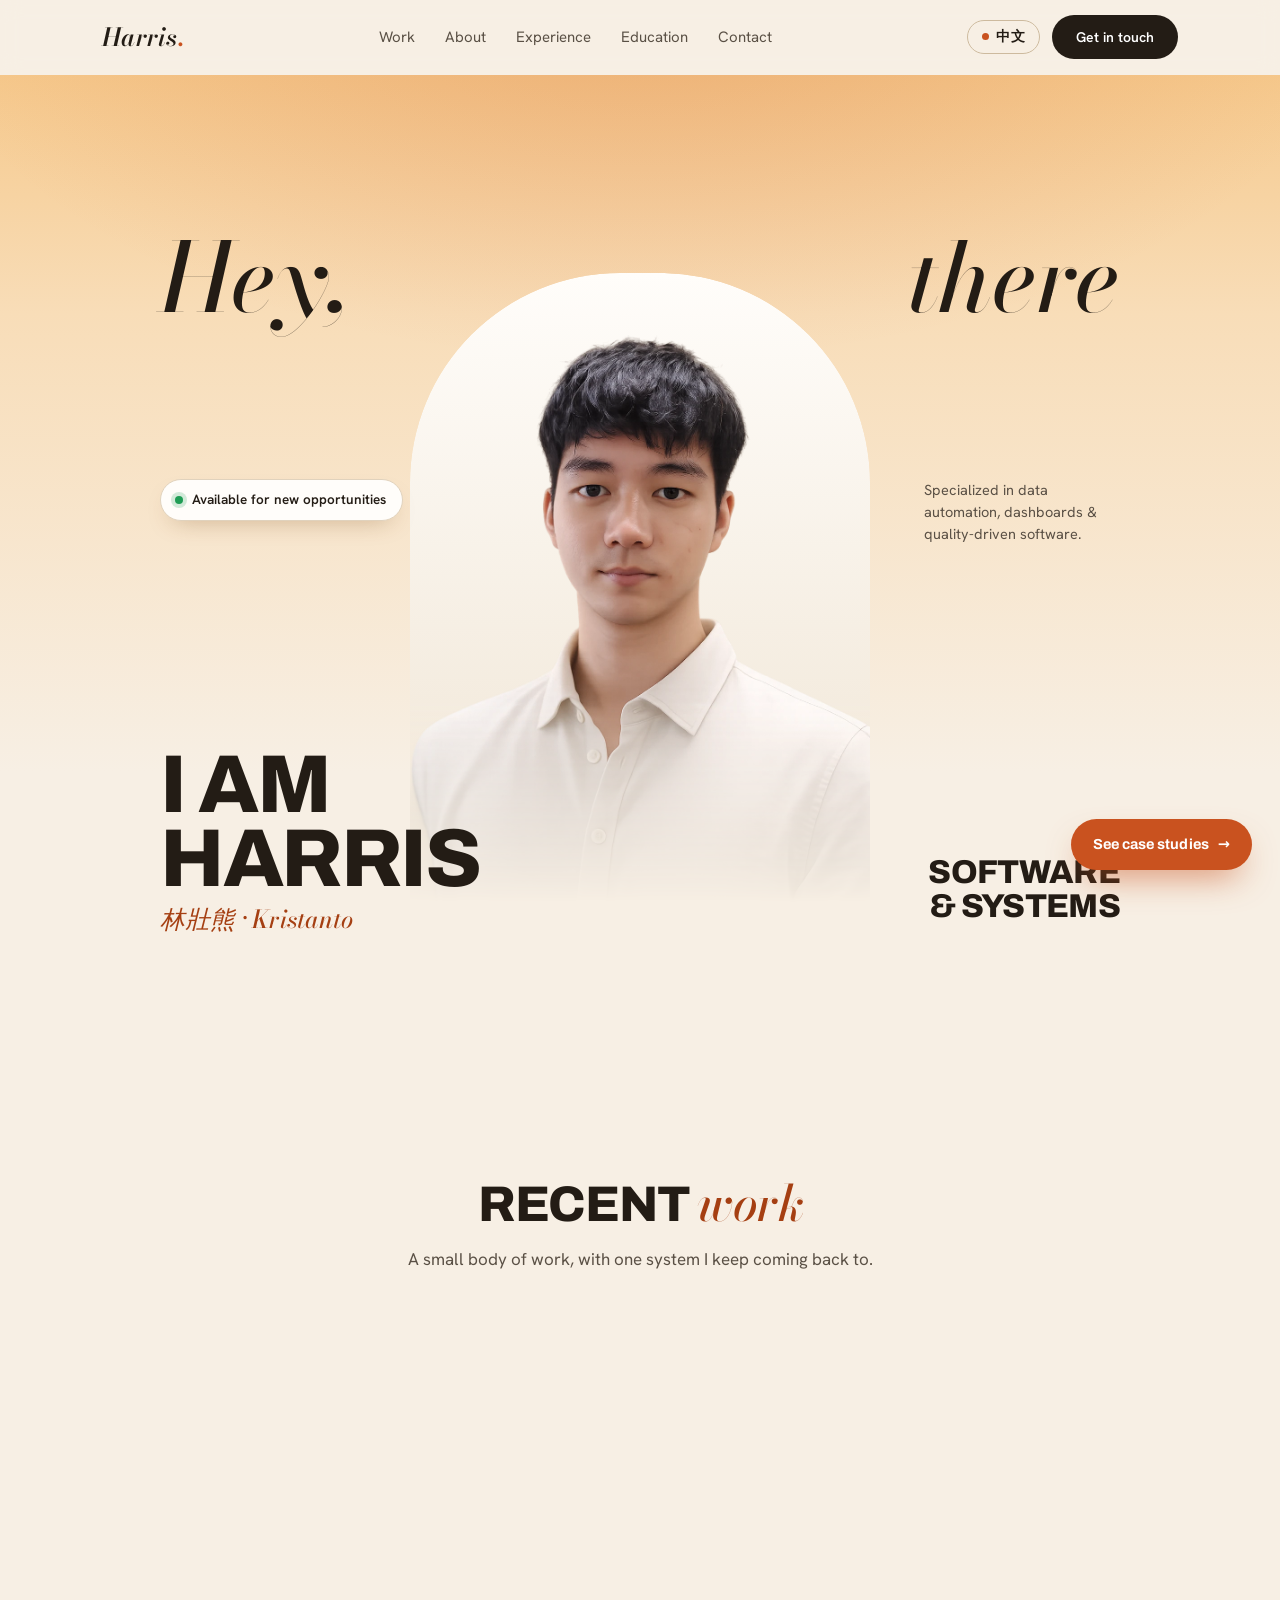
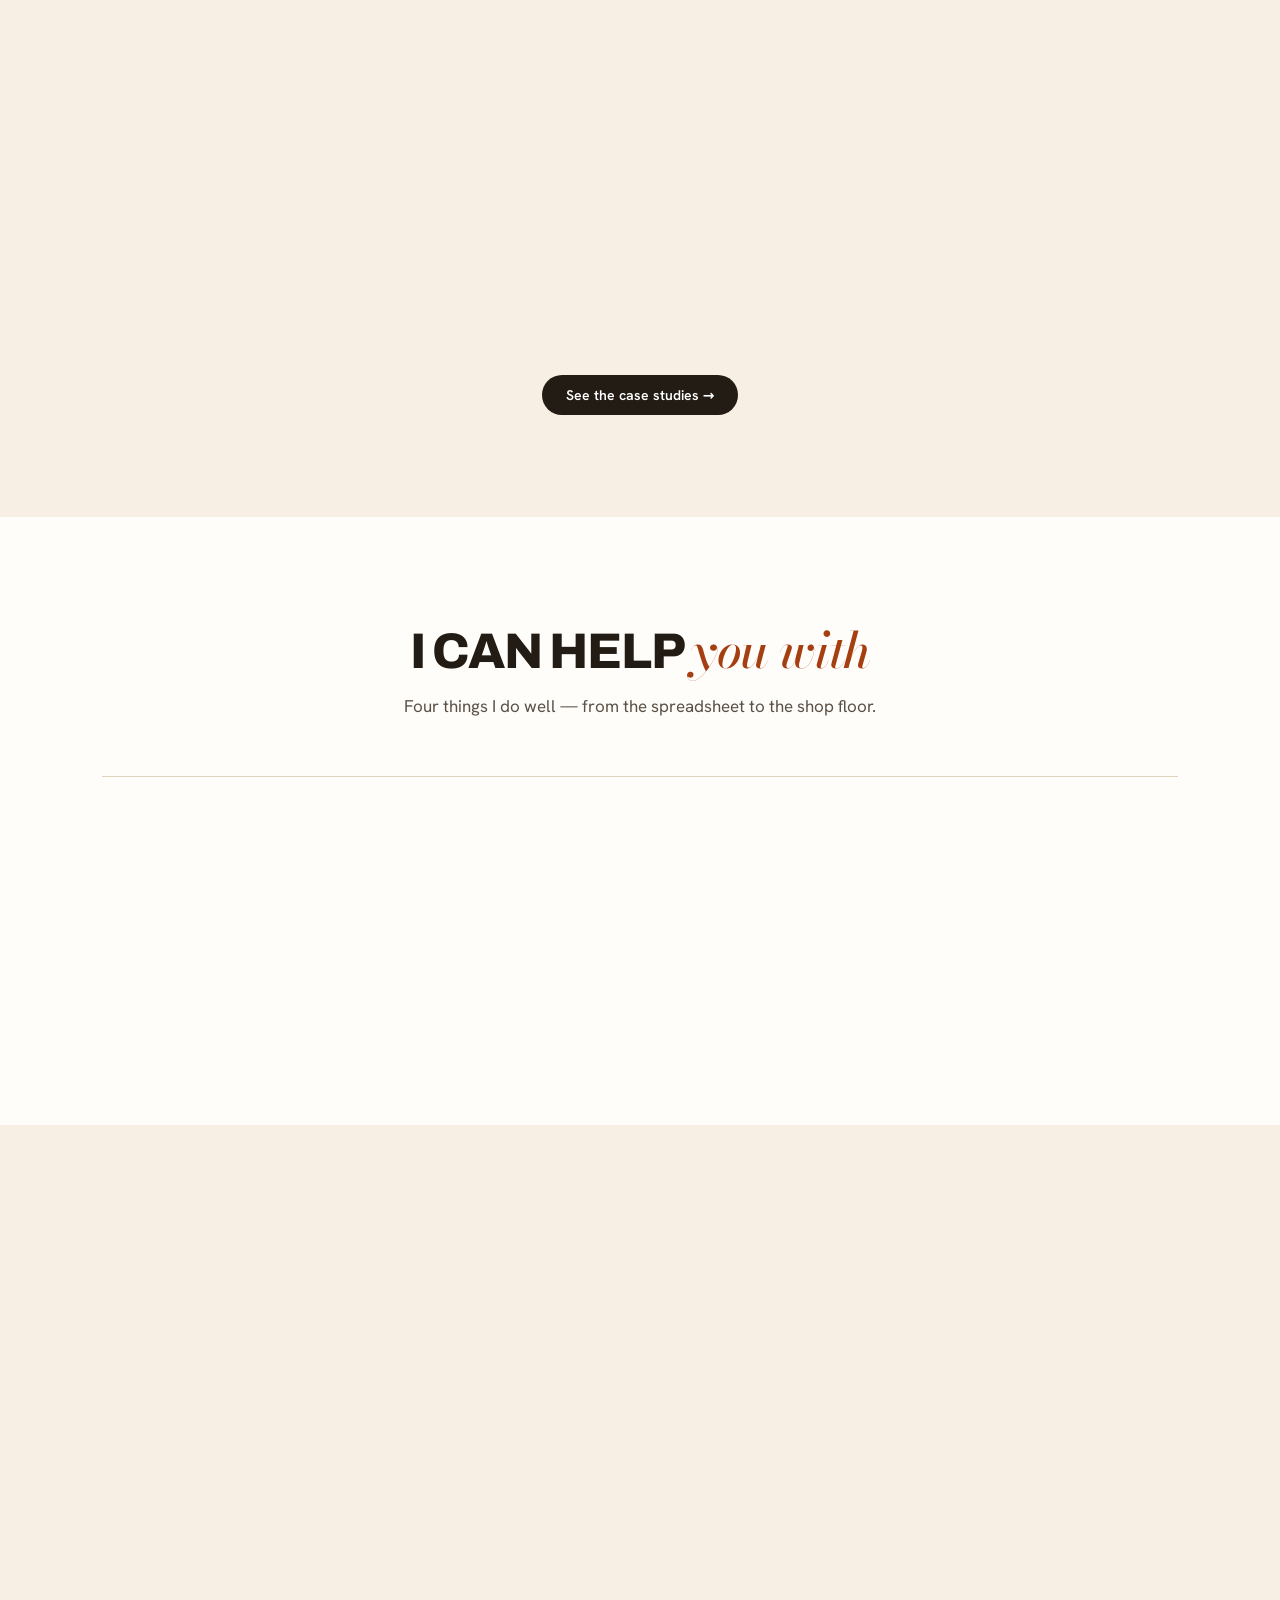
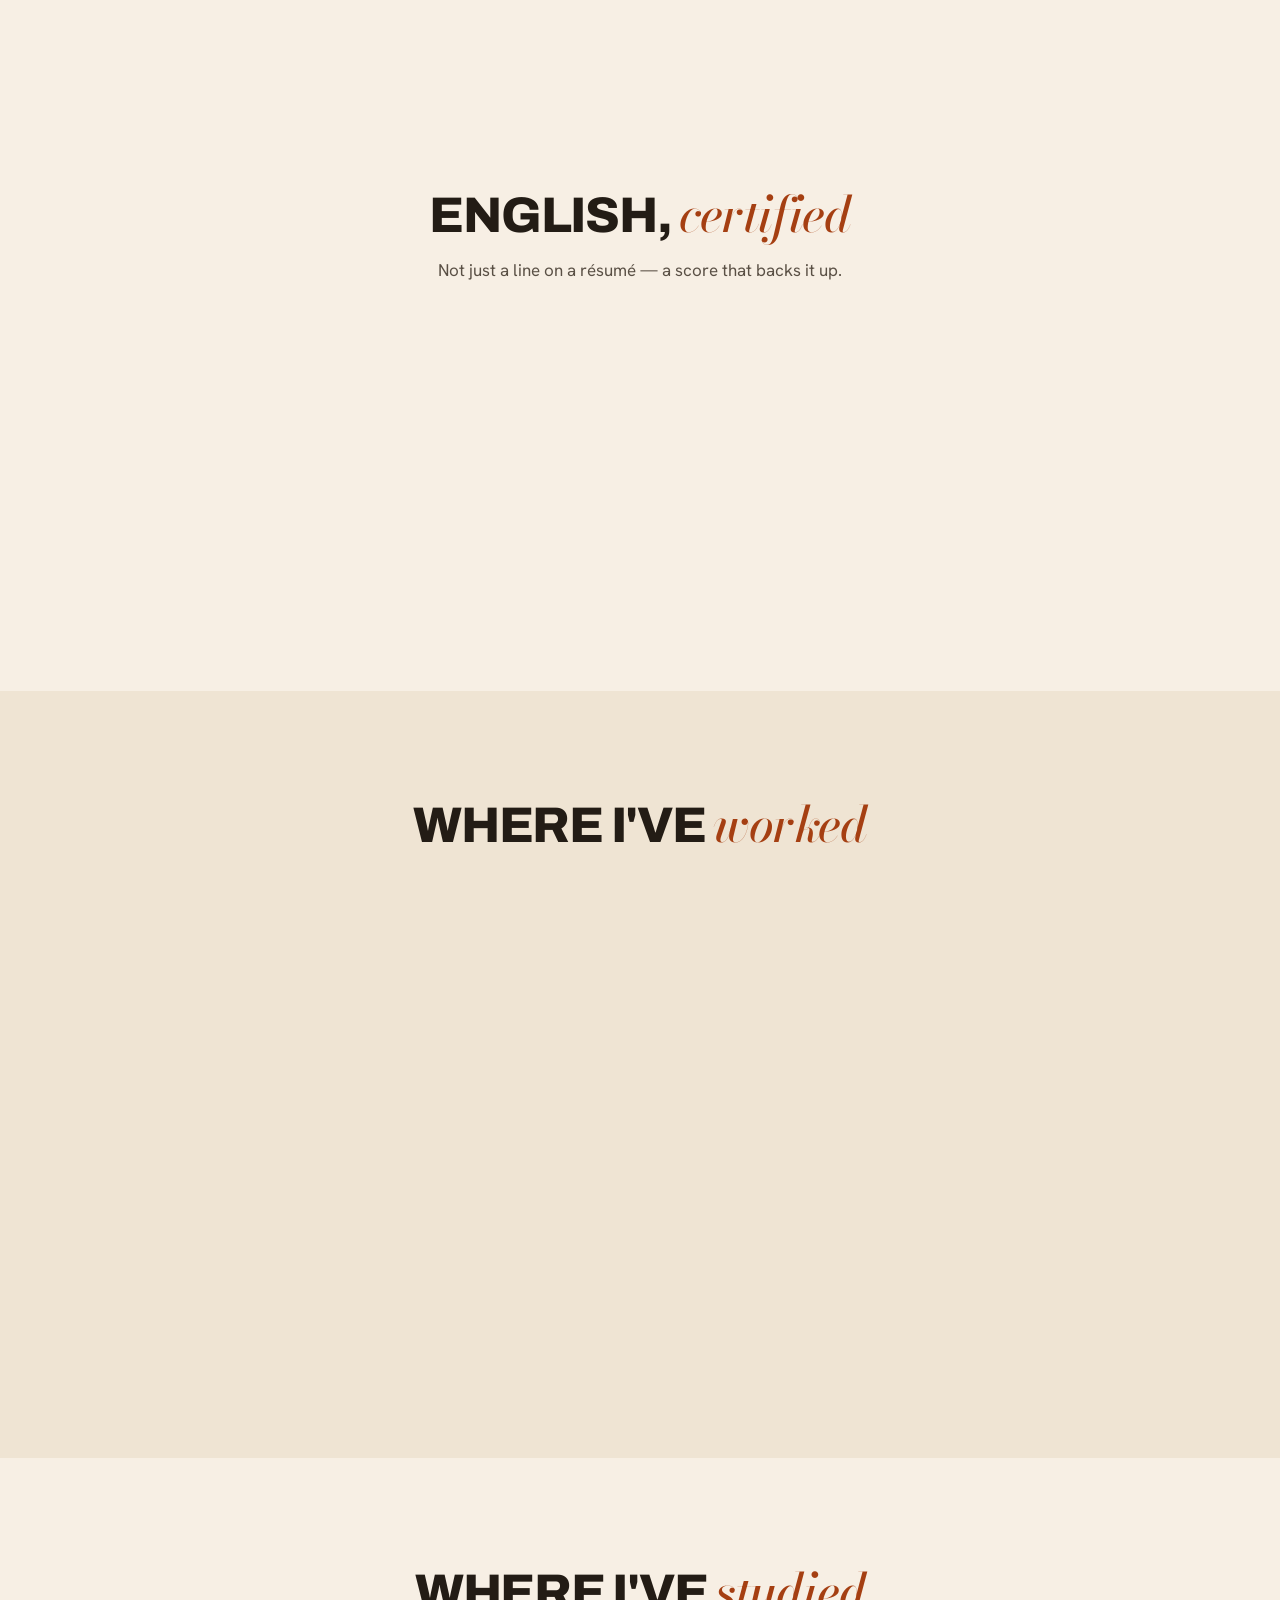
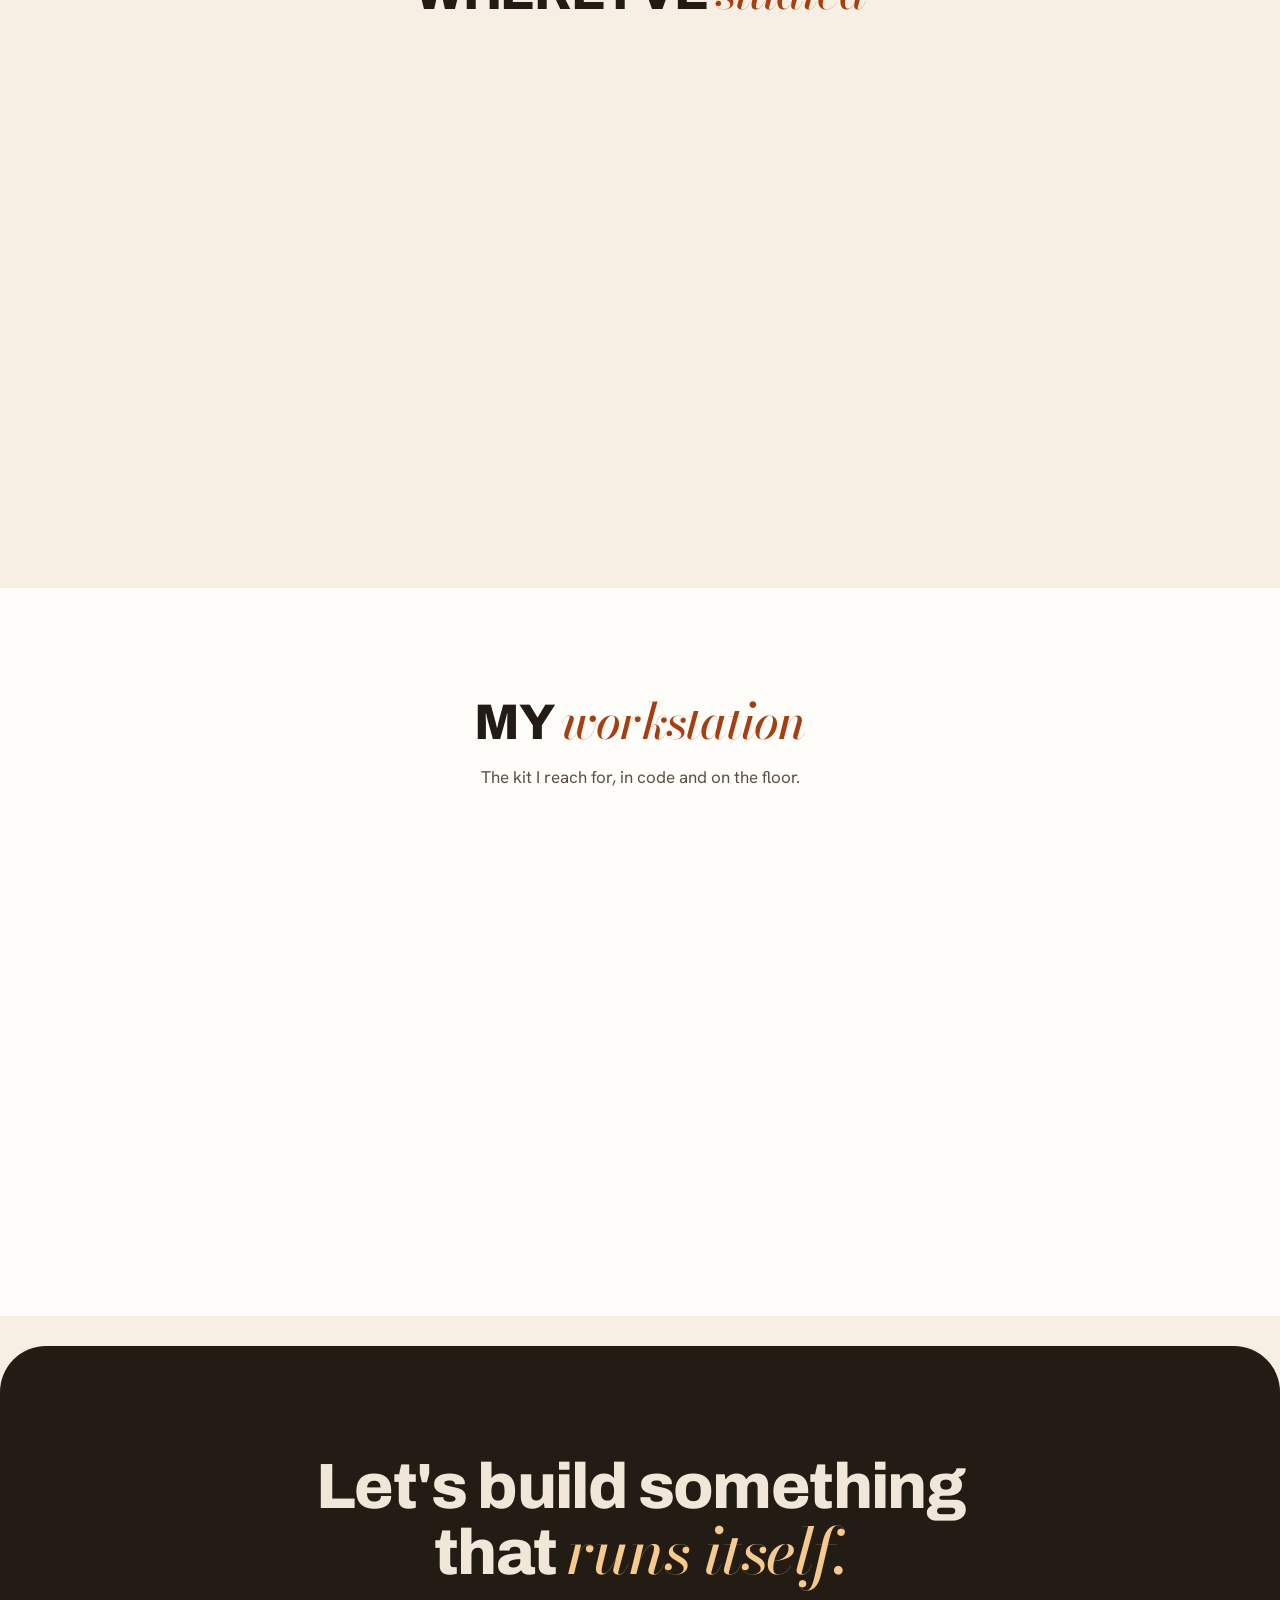
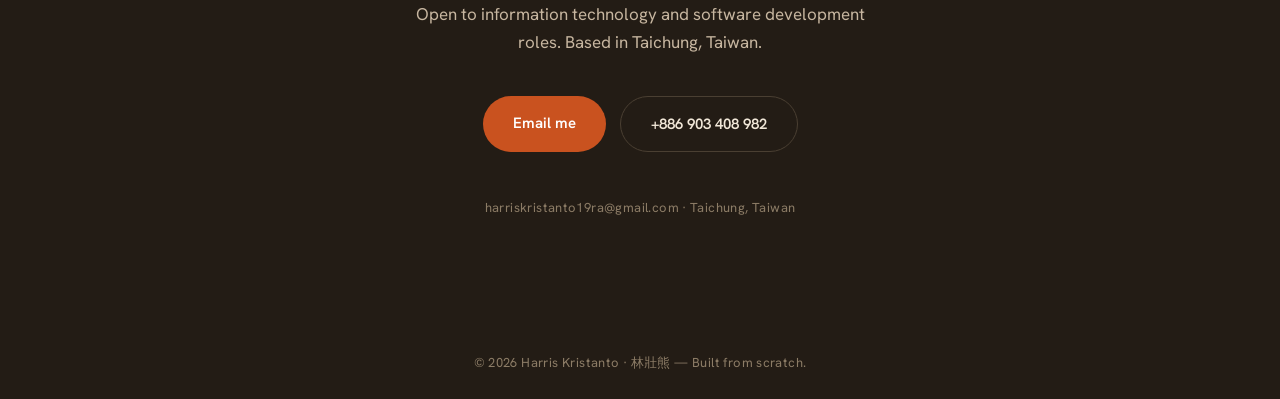
<file: index.html>
<!DOCTYPE html>
<html lang="en">
<head>
<meta charset="UTF-8" />
<meta name="viewport" content="width=device-width, initial-scale=1.0" />
<meta http-equiv="Content-Security-Policy" content="default-src 'self'; script-src 'self'; style-src 'self'; img-src 'self' data:; font-src 'self'; connect-src 'self'; frame-src https://www.youtube-nocookie.com; object-src 'none'; base-uri 'self'; form-action 'self'; frame-ancestors 'none'; upgrade-insecure-requests" />
<meta name="referrer" content="strict-origin-when-cross-origin" />
<title>Harris Kristanto — Software & Systems</title>
<meta name="description" content="Harris Kristanto (林壯熊) — Information Technology student who turns repetitive manual work into measured, automated systems. Taichung, Taiwan." />
<link rel="stylesheet" href="fonts.css" />
<script src="boot.js"></script>
<link rel="stylesheet" href="index.css" />
</head>
<body>
<a class="skip" href="#work">Skip to content</a>

<!-- ===== NAV ===== -->
<header class="nav" id="nav">
  <div class="nav-inner">
    <a href="#top" class="logo">Harris<b>.</b></a>
    <nav class="nav-links" aria-label="Primary">
      <a href="#work" data-zh="作品">Work</a>
      <a href="#about" data-zh="關於">About</a>
      <a href="#experience" data-zh="經歷">Experience</a>
      <a href="#education" data-zh="學歷">Education</a>
      <a href="#contact" data-zh="聯絡">Contact</a>
    </nav>
    <div class="nav-right">
      <button type="button" class="btn-lang" id="lang-toggle" aria-label="切換為繁體中文">中文</button>
      <a href="#contact" class="btn-contact" data-zh="與我聯絡">Get in touch</a>
    </div>
  </div>
</header>

<!-- ===== HERO ===== -->
<section class="hero" id="top">
  <div class="stage">
    <span class="serif-hey" data-zh="嗨，">Hey,</span>
    <span class="serif-there" data-zh="你好">there</span>

    <div class="photo-wrap">
      <div class="photo">
        <img class="photo-img" src="images/headshot.jpg" alt="Harris Kristanto" />
      </div>
    </div>

    <span class="pill"><span class="dot"></span> <span data-zh="正在尋找新機會">Available for new opportunities</span></span>
    <p class="spec" data-zh="專長於資料自動化、儀表板，以及重視品質的軟體開發。">Specialized in data automation, dashboards &amp; quality-driven software.</p>

    <h1 class="name" data-zh="我是<br>林壯熊<span class='cn'>Harris · Kristanto</span>">I am<br>Harris<span class="cn">林壯熊 · Kristanto</span></h1>
    <p class="role" data-zh="軟體<br>與系統">Software<br>&amp; Systems</p>
  </div>
</section>

<!-- ===== RECENT WORK ===== -->
<section id="work">
  <div class="wrap">
    <div class="head">
      <h2 class="kicker" data-zh="近期<em>作品</em>">Recent <em>work</em></h2>
      <p class="sub" data-zh="作品不多，但有一個系統我不斷回頭打磨。">A small body of work, with one system I keep coming back to.</p>
    </div>
    <div class="proj-grid">
      <article class="pcard rv">
        <div class="pvis">
          <div class="mock" aria-hidden="true">
            <div class="mock-bar"><i></i><i></i><i></i><span class="ttl">Scrap Reporting Dashboard — weekly</span></div>
            <div class="mock-body">
              <div class="mock-kpi"><div class="n">96%</div><div class="l">Time saved</div></div>
              <div class="mock-kpi"><div class="n">&lt;5m</div><div class="l">Run time</div></div>
              <div class="mock-chart">
                <span class="b bh-40"></span><span class="b bh-72"></span>
                <span class="b bh-55"></span><span class="b bh-90"></span>
                <span class="b bh-48"></span><span class="b bh-66"></span>
                <span class="b bh-80"></span>
              </div>
            </div>
          </div>
        </div>
        <div class="pbody">
          <div class="t" data-zh="AI 驅動的不良品（報廢）儀表板">AI-Powered Non-Conformance Dashboard</div>
          <p class="d" data-zh="一支單頁網頁應用程式，讀取物流系統每週匯出的 Excel，自動產生互動式管理儀表板——呈現每日報廢趨勢，以及依產品、部門與不良原因的前十名分析。將每週兩小時的工作縮短到五分鐘以內。">A single-page web app that ingests weekly Excel exports from the logistics system and auto-builds an interactive management dashboard — daily scrap trends and Top-10 breakdowns by product, department, and defect reason. Cut a two-hour weekly task to under five minutes.</p>
          <div class="tags"><span>HTML SPA</span><span>JavaScript</span><span>Chart.js</span><span>SheetJS</span><span>AI-assisted</span></div>
        </div>
      </article>

      <article class="pcard rv">
        <div class="pvis">
          <div class="phone" aria-hidden="true">
            <div class="scr">
              <div class="ring">FQC</div>
              <div class="ln"></div><div class="ln s"></div><div class="ln"></div><div class="ln s"></div>
            </div>
          </div>
        </div>
        <div class="pbody">
          <div class="t" data-zh="實務中的品質檢驗">Quality inspection, in practice</div>
          <p class="d" data-zh="日常品質檢驗橫跨三道關卡——進料、製程與最終——使用游標卡尺、2.5D 影像量測系統與藍牙連線量測（Sylcom）。這是軟體背後的紀律。">Day-to-day QA across three gates — incoming, in-process, and final — using calipers, 2.5D vision systems, and Bluetooth gauging (Sylcom). The discipline behind the software.</p>
          <div class="tags"><span>IQC · PQC · FQC</span><span>2.5D Vision</span><span>Sylcom</span></div>
        </div>
      </article>
    </div>
    <div class="more"><a class="btn-contact" href="projects.html" data-zh="查看完整案例研究 →">See the case studies &rarr;</a></div>
  </div>
</section>

<!-- ===== SERVICES ===== -->
<section class="services" id="about">
  <div class="wrap">
    <div class="head">
      <h2 class="kicker" data-zh="我能<em>幫你的</em>">I can help <em>you with</em></h2>
      <p class="sub" data-zh="我擅長的四件事——從試算表到生產線。">Four things I do well — from the spreadsheet to the shop floor.</p>
    </div>
    <div class="svc-grid">
      <div class="svc rv">
        <div class="no">01</div>
        <h3 data-zh="資料自動化">Data Automation</h3>
        <p data-zh="把每週重複的試算表流程，變成會自動更新的工具——不必再每週手動複製貼上。">Turn repetitive spreadsheet routines into tools that update themselves — no more manual copy-paste every week.</p>
      </div>
      <div class="svc rv">
        <div class="no">02</div>
        <h3 data-zh="儀表板與報表">Dashboards &amp; Reporting</h3>
        <p data-zh="用互動式儀表板讓原始的廠區資料一目了然——趨勢、分析與可直接呈給管理層的表格。">Interactive dashboards that make raw plant data legible — trends, breakdowns, and tables ready for management.</p>
      </div>
      <div class="svc rv">
        <div class="no">03</div>
        <h3 data-zh="品質保證">Quality Assurance</h3>
        <p data-zh="依規格進行檢驗與量測，涵蓋 IQC、PQC 與 FQC，搭配精密工具與量測軟體。">Inspection and measurement to spec across IQC, PQC, and FQC, with precision tools and gauging software.</p>
      </div>
      <div class="svc rv">
        <div class="no">04</div>
        <h3 data-zh="Java 應用程式">Java Applications</h3>
        <p data-zh="以 Java（Swing / AWT）打造桌面應用程式，建立在清晰的物件導向核心，並以演算法與資料結構為基礎。">Desktop apps built with Java (Swing / AWT) on a clean object-oriented core, grounded in algorithms &amp; data structures.</p>
      </div>
    </div>
  </div>
</section>

<!-- ===== VISION + STATS ===== -->
<section class="vision">
  <div class="wrap">
    <div class="vision-grid">
      <div class="rv">
        <h2 data-zh="把人工作業，轉化為<em>可量化的成果。</em>">Turning manual work into <em>measured results.</em></h2>
        <p data-zh="我大部分的開發，都是從工廠現場開始的——在那裡，成果必須精確，而且要真的幫別人省下時間，才算數。">Most of my building started on a factory floor — where a result only counts if it's exact and it actually gives someone their time back.</p>
        <div class="stat-row">
          <div class="stat"><div class="n"><b>96</b>%</div><div class="l" data-zh="每週報表<br>節省工時">Weekly reporting<br>time removed</div></div>
          <div class="stat"><div class="n">3</div><div class="l" data-zh="會說的<br>語言">Languages<br>spoken</div></div>
          <div class="stat"><div class="n" data-zh="5<b>年</b>">5<b>yr</b></div><div class="l" data-zh="連任班級<br>代表">Elected class<br>representative</div></div>
        </div>
      </div>
      <div class="vision-vis rv">
        <div class="mock" aria-hidden="true">
          <div class="mock-bar"><i></i><i></i><i></i><span class="ttl">Top-10 defect breakdown</span></div>
          <div class="mock-body">
            <div class="mock-chart mock-chart--lg">
              <span class="b bh-95"></span><span class="b bh-74"></span>
              <span class="b bh-60"></span><span class="b bh-52"></span>
              <span class="b bh-44"></span><span class="b bh-38"></span>
              <span class="b bh-30"></span><span class="b bh-24"></span>
            </div>
          </div>
        </div>
      </div>
    </div>
  </div>
</section>

<!-- ===== ENGLISH / TOEIC ===== -->
<section id="english">
  <div class="wrap">
    <div class="head">
      <h2 class="kicker" data-zh="英語，<em>有憑有據</em>">English, <em>certified</em></h2>
      <p class="sub" data-zh="不只是履歷上的一行字——有分數作為佐證。">Not just a line on a résumé — a score that backs it up.</p>
    </div>
    <div class="cert rv">
      <div class="cert-score">
        <div class="big">910<span>/ 990</span></div>
        <div class="lbl" data-zh="多益 TOEIC · 聽力與閱讀">TOEIC · Listening &amp; Reading</div>
      </div>
      <div class="fact">
        <div class="k" data-zh="能力分級">Proficiency band</div>
        <div class="v" data-zh="最高等級 · 860+">Highest tier · 860+</div>
        <p data-zh="落在多益能力量表的最高分級——能在各種專業情境中有效溝通。">Sits in the top band of TOEIC&#39;s proficiency scale — effective communication across professional settings.</p>
      </div>
      <div class="fact">
        <div class="k" data-zh="實際運用">In practice</div>
        <div class="v" data-zh="可直接上工的英語">Work-ready English</div>
        <p data-zh="能輕鬆閱讀規格文件、撰寫品保紀錄，並運用英語工具與 AI 助手進行開發。">Comfortable reading specs, documenting QA, and building with English-language tools and AI assistants.</p>
      </div>
    </div>
  </div>
</section>

<!-- ===== EXPERIENCE ===== -->
<section class="experience" id="experience">
  <div class="wrap">
    <div class="head">
      <h2 class="kicker" data-zh="我的<em>工作經歷</em>">Where I've <em>worked</em></h2>
    </div>
    <div class="xp">
      <div class="xp-row rv">
        <div class="xp-when">
          <span data-zh="2024年7月 — 至今">Jul 2024 — Present</span>
          <span class="now" data-zh="目前">Current</span>
          <div class="xp-where" data-zh="台灣台中市外埔區">Waipu District, Taichung, Taiwan</div>
        </div>
        <div>
          <h3 data-zh="品質保證實習生 · <span class='org'>VP Components</span> <span class='cn'>鋐光實業</span>">Quality Assurance Intern · <span class="org">VP Components</span> <span class="cn">鋐光實業</span></h3>
          <ul>
            <li data-zh="獨立設計並打造一套 AI 輔助的資料處理系統，將每週全廠的不良品（報廢）報表自動化。">Independently designed and built an AI-assisted data-processing system that automated weekly plant-wide non-conformance (scrap) reporting.</li>
            <li data-zh="執行進料（IQC）、製程（PQC）與最終（FQC）檢驗，使用游標卡尺、2.5D 影像量測系統與藍牙連線量測軟體（Sylcom）。">Run incoming (IQC), in-process (PQC), and final (FQC) inspections using calipers, 2.5D vision measuring systems, and Bluetooth-connected gauging software (Sylcom).</li>
          </ul>
        </div>
      </div>
      <div class="xp-row rv">
        <div class="xp-when">
          <span data-zh="2021年11月 — 2024年6月">Nov 2021 — Jun 2024</span>
          <div class="xp-where" data-zh="台灣台中市">Taichung, Taiwan</div>
        </div>
        <div>
          <h3 data-zh="建教合作 品保實習生 · <span class='org'>Huei Tyng Enterprise</span> <span class='cn'>輝庭企業</span>">QA Intern, Work-Study · <span class="org">Huei Tyng Enterprise</span> <span class="cn">輝庭企業</span></h3>
          <ul>
            <li data-zh="完成為期三年的高中建教合作：先在生產線擔任作業員，之後兩年晉升至品質保證的職務。">Completed a three-year high-school work-study placement: started on the production line as an operator, then advanced to a quality-assurance role for the remaining two years.</li>
            <li data-zh="依規格檢驗金屬收納與家用產品，記錄缺失並協助後續的改善追蹤。">Inspected metal storage and household products against specification, recording defects and supporting corrective follow-up.</li>
          </ul>
        </div>
      </div>
    </div>
  </div>
</section>

<!-- ===== EDUCATION ===== -->
<section id="education">
  <div class="wrap">
    <div class="head">
      <h2 class="kicker" data-zh="我的<em>學歷</em>">Where I've <em>studied</em></h2>
    </div>
    <div class="edu-grid">
      <article class="edu rv">
        <div class="yr" data-zh="預計 2028 年畢業">Expected Graduation 2028</div>
        <h3 data-zh="國立勤益科技大學">National Chin-Yi University of Technology</h3>
        <div class="cnname" data-zh="National Chin-Yi University of Technology">國立勤益科技大學</div>
        <div class="deg" data-zh="資訊科技學士">B.S. in Information Technology</div>
        <div class="loc" data-zh="台灣台中市">Taichung, Taiwan</div>
        <p data-zh="目前就讀二年級，參與國際建教合作專班。">Currently in my second year, enrolled in an international work-study program.</p>
        <div class="courses"><span data-zh="Java 程式設計">Java Programming</span><span data-zh="離散數學與結構">Discrete Math &amp; Structures</span><span data-zh="物件導向程式設計">Object-Oriented Programming</span></div>
      </article>
      <article class="edu rv">
        <div class="yr">2021 — 2024</div>
        <h3 data-zh="青年高中">Youth Senior High School</h3>
        <div class="cnname" data-zh="Youth Senior High School">青年高中</div>
        <div class="deg" data-zh="電機科">Electrical Engineering</div>
        <div class="loc" data-zh="台灣台中市">Taichung, Taiwan</div>
        <p data-zh="三年制電機科技職課程，並同時完成製造業品保的建教合作。">Three-year vocational program in electrical engineering, completed alongside a work-study placement in manufacturing quality assurance.</p>
        <div class="courses"><span data-zh="技職課程">Vocational track</span><span data-zh="建教合作">Work-study</span></div>
      </article>
    </div>
  </div>
</section>

<!-- ===== WORKSTATION ===== -->
<section class="work">
  <div class="wrap">
    <div class="head">
      <h2 class="kicker" data-zh="我的<em>工作站</em>">My <em>workstation</em></h2>
      <p class="sub" data-zh="我在寫程式與在現場時，最常用的工具。">The kit I reach for, in code and on the floor.</p>
    </div>
    <div class="tool-grid">
      <div class="tool rv"><div class="ic">J</div><h4>Java</h4><p data-zh="Swing 與 AWT 桌面應用">Swing &amp; AWT desktop apps</p></div>
      <div class="tool rv"><div class="ic">JS</div><h4>JavaScript</h4><p data-zh="單頁網頁應用">Single-page web apps</p></div>
      <div class="tool rv"><div class="ic">⬡</div><h4>Chart.js</h4><p data-zh="資料視覺化">Data visualization</p></div>
      <div class="tool rv"><div class="ic">▦</div><h4>SheetJS</h4><p data-zh="Excel / ERP 資料匯入">Excel / ERP ingestion</p></div>
      <div class="tool rv"><div class="ic">&lt;/&gt;</div><h4>VS Code &amp; Eclipse</h4><p data-zh="寫程式的地方">Where the code happens</p></div>
      <div class="tool rv"><div class="ic">⌖</div><h4 data-zh="精密工具">Precision tools</h4><p data-zh="游標卡尺 · 2.5D · Sylcom">Calipers · 2.5D · Sylcom</p></div>
    </div>
  </div>
</section>

<!-- ===== CONTACT ===== -->
<section class="contact" id="contact">
  <div class="wrap">
    <h2 data-zh="一起打造能<em>自己運轉</em>的系統。">Let's build something that <em>runs itself.</em></h2>
    <p class="csub" data-zh="正在尋找資訊科技與軟體開發的職缺，現居台灣台中。">Open to information technology and software development roles. Based in Taichung, Taiwan.</p>
    <div class="cta-row">
      <a class="cta primary" href="mailto:harriskristanto19ra@gmail.com" data-zh="寄信給我">Email me</a>
      <a class="cta ghost" href="tel:+886903408982">+886 903 408 982</a>
    </div>
    <p class="small" data-zh="harriskristanto19ra@gmail.com · 台灣台中">harriskristanto19ra@gmail.com · Taichung, Taiwan</p>
  </div>
</section>

<a class="floatcta" id="floatcta" href="projects.html" aria-label="See case studies" data-zh="案例研究 <span class='arr'>→</span>">See case studies <span class="arr" aria-hidden="true">→</span></a>

<footer>© <span id="yr"></span> Harris Kristanto · 林壯熊 — <span data-zh="純手工打造。">Built from scratch.</span></footer>

<script src="index.js"></script>
</body>
</html>
</file>
<file: fonts.css>
/* latin-ext */
@font-face {
  font-family: 'Archivo';
  font-style: normal;
  font-weight: 500;
  font-stretch: 100%;
  font-display: swap;
  src: url(fonts/k3kPo8UDI-1M0wlSV9XAw6lQkqWY8Q82sLyTOxK-vA.woff2) format('woff2');
  unicode-range: U+0100-02BA, U+02BD-02C5, U+02C7-02CC, U+02CE-02D7, U+02DD-02FF, U+0304, U+0308, U+0329, U+1D00-1DBF, U+1E00-1E9F, U+1EF2-1EFF, U+2020, U+20A0-20AB, U+20AD-20C0, U+2113, U+2C60-2C7F, U+A720-A7FF;
}
/* latin */
@font-face {
  font-family: 'Archivo';
  font-style: normal;
  font-weight: 500;
  font-stretch: 100%;
  font-display: swap;
  src: url(fonts/k3kPo8UDI-1M0wlSV9XAw6lQkqWY8Q82sLydOxI.woff2) format('woff2');
  unicode-range: U+0000-00FF, U+0131, U+0152-0153, U+02BB-02BC, U+02C6, U+02DA, U+02DC, U+0304, U+0308, U+0329, U+2000-206F, U+20AC, U+2122, U+2191, U+2193, U+2212, U+2215, U+FEFF, U+FFFD;
}
/* latin-ext */
@font-face {
  font-family: 'Archivo';
  font-style: normal;
  font-weight: 600;
  font-stretch: 100%;
  font-display: swap;
  src: url(fonts/k3kPo8UDI-1M0wlSV9XAw6lQkqWY8Q82sLyTOxK-vA.woff2) format('woff2');
  unicode-range: U+0100-02BA, U+02BD-02C5, U+02C7-02CC, U+02CE-02D7, U+02DD-02FF, U+0304, U+0308, U+0329, U+1D00-1DBF, U+1E00-1E9F, U+1EF2-1EFF, U+2020, U+20A0-20AB, U+20AD-20C0, U+2113, U+2C60-2C7F, U+A720-A7FF;
}
/* latin */
@font-face {
  font-family: 'Archivo';
  font-style: normal;
  font-weight: 600;
  font-stretch: 100%;
  font-display: swap;
  src: url(fonts/k3kPo8UDI-1M0wlSV9XAw6lQkqWY8Q82sLydOxI.woff2) format('woff2');
  unicode-range: U+0000-00FF, U+0131, U+0152-0153, U+02BB-02BC, U+02C6, U+02DA, U+02DC, U+0304, U+0308, U+0329, U+2000-206F, U+20AC, U+2122, U+2191, U+2193, U+2212, U+2215, U+FEFF, U+FFFD;
}
/* latin-ext */
@font-face {
  font-family: 'Archivo';
  font-style: normal;
  font-weight: 700;
  font-stretch: 100%;
  font-display: swap;
  src: url(fonts/k3kPo8UDI-1M0wlSV9XAw6lQkqWY8Q82sLyTOxK-vA.woff2) format('woff2');
  unicode-range: U+0100-02BA, U+02BD-02C5, U+02C7-02CC, U+02CE-02D7, U+02DD-02FF, U+0304, U+0308, U+0329, U+1D00-1DBF, U+1E00-1E9F, U+1EF2-1EFF, U+2020, U+20A0-20AB, U+20AD-20C0, U+2113, U+2C60-2C7F, U+A720-A7FF;
}
/* latin */
@font-face {
  font-family: 'Archivo';
  font-style: normal;
  font-weight: 700;
  font-stretch: 100%;
  font-display: swap;
  src: url(fonts/k3kPo8UDI-1M0wlSV9XAw6lQkqWY8Q82sLydOxI.woff2) format('woff2');
  unicode-range: U+0000-00FF, U+0131, U+0152-0153, U+02BB-02BC, U+02C6, U+02DA, U+02DC, U+0304, U+0308, U+0329, U+2000-206F, U+20AC, U+2122, U+2191, U+2193, U+2212, U+2215, U+FEFF, U+FFFD;
}
/* latin-ext */
@font-face {
  font-family: 'Archivo';
  font-style: normal;
  font-weight: 800;
  font-stretch: 100%;
  font-display: swap;
  src: url(fonts/k3kPo8UDI-1M0wlSV9XAw6lQkqWY8Q82sLyTOxK-vA.woff2) format('woff2');
  unicode-range: U+0100-02BA, U+02BD-02C5, U+02C7-02CC, U+02CE-02D7, U+02DD-02FF, U+0304, U+0308, U+0329, U+1D00-1DBF, U+1E00-1E9F, U+1EF2-1EFF, U+2020, U+20A0-20AB, U+20AD-20C0, U+2113, U+2C60-2C7F, U+A720-A7FF;
}
/* latin */
@font-face {
  font-family: 'Archivo';
  font-style: normal;
  font-weight: 800;
  font-stretch: 100%;
  font-display: swap;
  src: url(fonts/k3kPo8UDI-1M0wlSV9XAw6lQkqWY8Q82sLydOxI.woff2) format('woff2');
  unicode-range: U+0000-00FF, U+0131, U+0152-0153, U+02BB-02BC, U+02C6, U+02DA, U+02DC, U+0304, U+0308, U+0329, U+2000-206F, U+20AC, U+2122, U+2191, U+2193, U+2212, U+2215, U+FEFF, U+FFFD;
}
/* latin-ext */
@font-face {
  font-family: 'Archivo';
  font-style: normal;
  font-weight: 900;
  font-stretch: 100%;
  font-display: swap;
  src: url(fonts/k3kPo8UDI-1M0wlSV9XAw6lQkqWY8Q82sLyTOxK-vA.woff2) format('woff2');
  unicode-range: U+0100-02BA, U+02BD-02C5, U+02C7-02CC, U+02CE-02D7, U+02DD-02FF, U+0304, U+0308, U+0329, U+1D00-1DBF, U+1E00-1E9F, U+1EF2-1EFF, U+2020, U+20A0-20AB, U+20AD-20C0, U+2113, U+2C60-2C7F, U+A720-A7FF;
}
/* latin */
@font-face {
  font-family: 'Archivo';
  font-style: normal;
  font-weight: 900;
  font-stretch: 100%;
  font-display: swap;
  src: url(fonts/k3kPo8UDI-1M0wlSV9XAw6lQkqWY8Q82sLydOxI.woff2) format('woff2');
  unicode-range: U+0000-00FF, U+0131, U+0152-0153, U+02BB-02BC, U+02C6, U+02DA, U+02DC, U+0304, U+0308, U+0329, U+2000-206F, U+20AC, U+2122, U+2191, U+2193, U+2212, U+2215, U+FEFF, U+FFFD;
}
/* latin-ext */
@font-face {
  font-family: 'Bodoni Moda';
  font-style: italic;
  font-weight: 500;
  font-display: swap;
  src: url(fonts/aFTS7PxzY382XsXX63LUYJSPeKTcW2BO.woff2) format('woff2');
  unicode-range: U+0100-02BA, U+02BD-02C5, U+02C7-02CC, U+02CE-02D7, U+02DD-02FF, U+0304, U+0308, U+0329, U+1D00-1DBF, U+1E00-1E9F, U+1EF2-1EFF, U+2020, U+20A0-20AB, U+20AD-20C0, U+2113, U+2C60-2C7F, U+A720-A7FF;
}
/* latin */
@font-face {
  font-family: 'Bodoni Moda';
  font-style: italic;
  font-weight: 500;
  font-display: swap;
  src: url(fonts/aFTS7PxzY382XsXX63LUYJSPeKrcWw.woff2) format('woff2');
  unicode-range: U+0000-00FF, U+0131, U+0152-0153, U+02BB-02BC, U+02C6, U+02DA, U+02DC, U+0304, U+0308, U+0329, U+2000-206F, U+20AC, U+2122, U+2191, U+2193, U+2212, U+2215, U+FEFF, U+FFFD;
}
/* latin-ext */
@font-face {
  font-family: 'Bodoni Moda';
  font-style: italic;
  font-weight: 600;
  font-display: swap;
  src: url(fonts/aFTS7PxzY382XsXX63LUYJSPeKTcW2BO.woff2) format('woff2');
  unicode-range: U+0100-02BA, U+02BD-02C5, U+02C7-02CC, U+02CE-02D7, U+02DD-02FF, U+0304, U+0308, U+0329, U+1D00-1DBF, U+1E00-1E9F, U+1EF2-1EFF, U+2020, U+20A0-20AB, U+20AD-20C0, U+2113, U+2C60-2C7F, U+A720-A7FF;
}
/* latin */
@font-face {
  font-family: 'Bodoni Moda';
  font-style: italic;
  font-weight: 600;
  font-display: swap;
  src: url(fonts/aFTS7PxzY382XsXX63LUYJSPeKrcWw.woff2) format('woff2');
  unicode-range: U+0000-00FF, U+0131, U+0152-0153, U+02BB-02BC, U+02C6, U+02DA, U+02DC, U+0304, U+0308, U+0329, U+2000-206F, U+20AC, U+2122, U+2191, U+2193, U+2212, U+2215, U+FEFF, U+FFFD;
}
/* latin-ext */
@font-face {
  font-family: 'Hanken Grotesk';
  font-style: normal;
  font-weight: 400;
  font-display: swap;
  src: url(fonts/ieVn2YZDLWuGJpnzaiwFXS9tYtpT59CjCQ.woff2) format('woff2');
  unicode-range: U+0100-02BA, U+02BD-02C5, U+02C7-02CC, U+02CE-02D7, U+02DD-02FF, U+0304, U+0308, U+0329, U+1D00-1DBF, U+1E00-1E9F, U+1EF2-1EFF, U+2020, U+20A0-20AB, U+20AD-20C0, U+2113, U+2C60-2C7F, U+A720-A7FF;
}
/* latin */
@font-face {
  font-family: 'Hanken Grotesk';
  font-style: normal;
  font-weight: 400;
  font-display: swap;
  src: url(fonts/ieVn2YZDLWuGJpnzaiwFXS9tYtpd59A.woff2) format('woff2');
  unicode-range: U+0000-00FF, U+0131, U+0152-0153, U+02BB-02BC, U+02C6, U+02DA, U+02DC, U+0304, U+0308, U+0329, U+2000-206F, U+20AC, U+2122, U+2191, U+2193, U+2212, U+2215, U+FEFF, U+FFFD;
}
/* latin-ext */
@font-face {
  font-family: 'Hanken Grotesk';
  font-style: normal;
  font-weight: 500;
  font-display: swap;
  src: url(fonts/ieVn2YZDLWuGJpnzaiwFXS9tYtpT59CjCQ.woff2) format('woff2');
  unicode-range: U+0100-02BA, U+02BD-02C5, U+02C7-02CC, U+02CE-02D7, U+02DD-02FF, U+0304, U+0308, U+0329, U+1D00-1DBF, U+1E00-1E9F, U+1EF2-1EFF, U+2020, U+20A0-20AB, U+20AD-20C0, U+2113, U+2C60-2C7F, U+A720-A7FF;
}
/* latin */
@font-face {
  font-family: 'Hanken Grotesk';
  font-style: normal;
  font-weight: 500;
  font-display: swap;
  src: url(fonts/ieVn2YZDLWuGJpnzaiwFXS9tYtpd59A.woff2) format('woff2');
  unicode-range: U+0000-00FF, U+0131, U+0152-0153, U+02BB-02BC, U+02C6, U+02DA, U+02DC, U+0304, U+0308, U+0329, U+2000-206F, U+20AC, U+2122, U+2191, U+2193, U+2212, U+2215, U+FEFF, U+FFFD;
}
/* latin-ext */
@font-face {
  font-family: 'Hanken Grotesk';
  font-style: normal;
  font-weight: 600;
  font-display: swap;
  src: url(fonts/ieVn2YZDLWuGJpnzaiwFXS9tYtpT59CjCQ.woff2) format('woff2');
  unicode-range: U+0100-02BA, U+02BD-02C5, U+02C7-02CC, U+02CE-02D7, U+02DD-02FF, U+0304, U+0308, U+0329, U+1D00-1DBF, U+1E00-1E9F, U+1EF2-1EFF, U+2020, U+20A0-20AB, U+20AD-20C0, U+2113, U+2C60-2C7F, U+A720-A7FF;
}
/* latin */
@font-face {
  font-family: 'Hanken Grotesk';
  font-style: normal;
  font-weight: 600;
  font-display: swap;
  src: url(fonts/ieVn2YZDLWuGJpnzaiwFXS9tYtpd59A.woff2) format('woff2');
  unicode-range: U+0000-00FF, U+0131, U+0152-0153, U+02BB-02BC, U+02C6, U+02DA, U+02DC, U+0304, U+0308, U+0329, U+2000-206F, U+20AC, U+2122, U+2191, U+2193, U+2212, U+2215, U+FEFF, U+FFFD;
}
/* latin-ext */
@font-face {
  font-family: 'Hanken Grotesk';
  font-style: normal;
  font-weight: 700;
  font-display: swap;
  src: url(fonts/ieVn2YZDLWuGJpnzaiwFXS9tYtpT59CjCQ.woff2) format('woff2');
  unicode-range: U+0100-02BA, U+02BD-02C5, U+02C7-02CC, U+02CE-02D7, U+02DD-02FF, U+0304, U+0308, U+0329, U+1D00-1DBF, U+1E00-1E9F, U+1EF2-1EFF, U+2020, U+20A0-20AB, U+20AD-20C0, U+2113, U+2C60-2C7F, U+A720-A7FF;
}
/* latin */
@font-face {
  font-family: 'Hanken Grotesk';
  font-style: normal;
  font-weight: 700;
  font-display: swap;
  src: url(fonts/ieVn2YZDLWuGJpnzaiwFXS9tYtpd59A.woff2) format('woff2');
  unicode-range: U+0000-00FF, U+0131, U+0152-0153, U+02BB-02BC, U+02C6, U+02DA, U+02DC, U+0304, U+0308, U+0329, U+2000-206F, U+20AC, U+2122, U+2191, U+2193, U+2212, U+2215, U+FEFF, U+FFFD;
}
</file>
<file: index.css>
:root{
    --bg:#F7EFE4;          /* committed warm sand, carries the brand */
    --bg-2:#EFE4D3;
    --peach-1:#F6C98C;     /* deeper, more committed peach */
    --peach-2:#F8DDB8;
    --rust:#C9521F;        /* burnt-orange accent — confident, not pastel */
    --rust-2:#A53F12;
    --ink:#231C15;         /* deep warm ink */
    --ink-soft:#5A5045;    /* AA on sand and on peach */
    --line:#E0D2BD;
    --line-2:#CDBA9E;
    --white:#FFFDFA;

    --f-name:"Archivo", system-ui, sans-serif;
    --f-serif:"Bodoni Moda", Georgia, serif;
    --f-body:"Hanken Grotesk", system-ui, sans-serif;

    --maxw:1140px;

    --z-sticky:100;
    --z-skip:200;

    --ease:cubic-bezier(.22,1,.36,1); /* ease-out-quint */
  }

  *{margin:0;padding:0;box-sizing:border-box}
  html{scroll-behavior:smooth}
  @media (prefers-reduced-motion:reduce){html{scroll-behavior:auto}}

  body{
    font-family:var(--f-body);
    background:var(--bg);
    color:var(--ink);
    font-size:17px;line-height:1.6;
    -webkit-font-smoothing:antialiased;
    overflow-x:hidden;
  }
  a{color:inherit;text-decoration:none}
  ::selection{background:var(--rust);color:#fff}
  :focus-visible{outline:2px solid var(--rust);outline-offset:3px;border-radius:4px}
  p{text-wrap:pretty}
  h1,h2,h3{text-wrap:balance}

  .skip{position:absolute;left:-9999px;background:var(--ink);color:#fff;padding:10px 16px;z-index:var(--z-skip)}
  .skip:focus{left:8px;top:8px}

  .wrap{max-width:var(--maxw);margin:0 auto;padding:0 clamp(20px,5vw,32px)}

  /* ---------- NAV ---------- */
  .nav{position:sticky;top:0;z-index:var(--z-sticky);background:color-mix(in srgb,var(--bg) 82%,transparent);backdrop-filter:blur(10px);border-bottom:1px solid transparent;transition:border-color .3s,background .3s}
  .nav.scrolled{border-color:var(--line)}
  .nav-inner{display:flex;align-items:center;justify-content:space-between;height:74px;max-width:var(--maxw);margin:0 auto;padding:0 clamp(20px,5vw,32px)}
  .logo{font-family:var(--f-serif);font-style:italic;font-weight:600;font-size:25px;letter-spacing:.01em}
  .logo b{font-style:normal;color:var(--rust)}
  .nav-links{display:flex;gap:30px}
  .nav-links a{font-size:15px;color:var(--ink-soft);transition:color .2s;position:relative}
  .nav-links a::after{content:"";position:absolute;left:0;bottom:-5px;width:0;height:2px;background:var(--rust);transition:width .25s var(--ease)}
  .nav-links a:hover{color:var(--ink)}
  .nav-links a:hover::after{width:100%}
  .btn-contact{background:var(--ink);color:#fff;padding:11px 24px;border-radius:40px;font-size:14px;font-weight:600;transition:transform .25s var(--ease),background .25s}
  .btn-contact:hover{background:var(--rust-2);transform:translateY(-2px)}
  .nav-right{display:flex;align-items:center;gap:12px}
  .btn-lang{font-family:var(--f-body);font-weight:600;font-size:13.5px;color:var(--ink);background:transparent;border:1px solid var(--line-2);padding:9px 14px;border-radius:40px;cursor:pointer;letter-spacing:.02em;line-height:1;display:inline-flex;align-items:center;gap:7px;transition:border-color .2s,background .2s,transform .25s var(--ease)}
  .btn-lang::before{content:"";width:7px;height:7px;border-radius:50%;background:var(--rust)}
  .btn-lang:hover{border-color:var(--rust);background:var(--white);transform:translateY(-1px)}
  html[lang="zh-Hant"] .serif-hey,html[lang="zh-Hant"] .serif-there,html[lang="zh-Hant"] .kicker,html[lang="zh-Hant"] .name{letter-spacing:0}

  /* ---------- HERO ---------- */
  .hero{
    position:relative;
    background:
      radial-gradient(110% 75% at 50% -10%, color-mix(in srgb,var(--rust) 22%,transparent) 0%, transparent 52%),
      linear-gradient(180deg, var(--peach-1) 0%, var(--peach-2) 24%, var(--bg) 70%);
    overflow:hidden;
  }
  .stage{position:relative;max-width:960px;margin:0 auto;padding:46px clamp(20px,5vw,32px) 60px;min-height:660px}

  .serif-hey,.serif-there{font-family:var(--f-serif);font-style:italic;font-weight:500;font-size:clamp(50px,8.5vw,96px);line-height:1;color:var(--ink);position:absolute;top:46px;z-index:3}
  .serif-hey{left:0}
  .serif-there{right:0}

  .photo-wrap{position:relative;width:min(66%,460px);margin:44px auto 0;z-index:2}
  .photo{
    position:relative;width:100%;aspect-ratio:3/4.1;border-radius:210px 210px 0 0;
    background:linear-gradient(180deg,var(--white),var(--bg-2));
    overflow:hidden;display:flex;flex-direction:column;align-items:center;justify-content:center;text-align:center;
    -webkit-mask-image:linear-gradient(to bottom,#000 0,#000 68%,transparent 100%);
    mask-image:linear-gradient(to bottom,#000 0,#000 68%,transparent 100%);
  }
  /* Drop a headshot at images/headshot.jpg and it fills this frame; otherwise the HK monogram shows. */
  .photo-img{position:absolute;inset:0;width:100%;height:100%;object-fit:cover;object-position:center 14%;z-index:1}
  .photo-mono{font-family:var(--f-name);font-weight:900;font-size:clamp(58px,9vw,100px);color:var(--peach-1);letter-spacing:-.04em}
  .photo-hint{font-size:12.5px;color:var(--ink-soft);font-family:var(--f-serif);font-style:italic;margin-top:4px;padding:0 28px}

  .pill{position:absolute;left:0;top:296px;z-index:4;display:inline-flex;align-items:center;gap:9px;background:var(--white);border:1px solid var(--line);padding:9px 16px 9px 14px;border-radius:40px;font-size:13.5px;font-weight:600;box-shadow:0 10px 24px -12px rgba(120,70,20,.4)}
  .pill .dot{width:8px;height:8px;border-radius:50%;background:#1F9D55;box-shadow:0 0 0 4px rgba(31,157,85,.2)}
  .spec{position:absolute;right:0;top:296px;z-index:4;max-width:196px;font-size:14.5px;line-height:1.5;color:var(--ink-soft)}

  .name{position:absolute;left:0;bottom:32px;z-index:4;font-family:var(--f-name);font-weight:800;font-size:clamp(40px,7vw,82px);line-height:.9;letter-spacing:-.03em;text-transform:uppercase}
  .name .cn{display:block;font-family:var(--f-serif);font-style:italic;font-weight:500;font-size:.3em;letter-spacing:0;color:var(--rust-2);text-transform:none;margin-top:12px}
  .role{position:absolute;right:0;bottom:38px;z-index:4;text-align:right;font-family:var(--f-name);font-weight:800;font-size:clamp(20px,2.9vw,33px);line-height:1.04;letter-spacing:-.02em;text-transform:uppercase}

  /* hero load choreography (resting state is visible; animation only enriches) */
  @media (prefers-reduced-motion:no-preference){
    .js .serif-hey,.js .serif-there,.js .photo-wrap,.js .pill,.js .spec,.js .name,.js .role{
      animation:rise .9s var(--ease) both;
    }
    .js .serif-hey{animation-delay:.05s}
    .js .serif-there{animation-delay:.13s}
    .js .photo-wrap{animation-delay:.0s}
    .js .pill{animation-delay:.34s}
    .js .spec{animation-delay:.4s}
    .js .name{animation-delay:.22s}
    .js .role{animation-delay:.28s}
  }
  @keyframes rise{from{opacity:0;transform:translateY(26px)}to{opacity:1;transform:none}}

  /* ---------- section frame ---------- */
  section{padding:clamp(64px,9vw,108px) 0}
  .head{max-width:var(--maxw);margin:0 auto;text-align:center}
  .kicker{font-family:var(--f-name);font-weight:800;font-size:clamp(28px,4.6vw,50px);letter-spacing:-.025em;line-height:1.02;text-transform:uppercase}
  .kicker em{font-family:var(--f-serif);font-style:italic;font-weight:500;color:var(--rust-2);text-transform:none}
  .sub{color:var(--ink-soft);max-width:56ch;margin:16px auto 0;font-size:17px}
  .more{text-align:center;margin-top:clamp(30px,4vw,46px)}

  /* floating "case studies" CTA — rides the right edge while scrolling */
  .floatcta{position:fixed;right:clamp(16px,2.6vw,28px);bottom:clamp(18px,4vw,30px);z-index:90;
    display:inline-flex;align-items:center;gap:9px;background:var(--rust);color:#fff;
    font-family:var(--f-name);font-weight:700;font-size:14.5px;letter-spacing:.005em;
    padding:14px 22px;border-radius:40px;box-shadow:0 16px 34px -12px rgba(201,82,31,.7);
    opacity:0;transform:translateY(16px) scale(.96);pointer-events:none;
    transition:opacity .35s var(--ease),transform .35s var(--ease),background .25s}
  .floatcta.show{opacity:1;transform:none;pointer-events:auto}
  .floatcta:hover{background:var(--rust-2);transform:translateY(-3px)}
  .floatcta .arr{transition:transform .25s var(--ease)}
  .floatcta:hover .arr{transform:translateX(5px)}
  @media (prefers-reduced-motion:no-preference){
    .floatcta.show{animation:fcpulse 2.1s ease-out 1.1s 2}
  }
  @keyframes fcpulse{
    0%{box-shadow:0 16px 34px -12px rgba(201,82,31,.7),0 0 0 0 rgba(201,82,31,.55)}
    100%{box-shadow:0 16px 34px -12px rgba(201,82,31,.7),0 0 0 18px rgba(201,82,31,0)}
  }

  /* ---------- RECENT WORK ---------- */
  .proj-grid{display:grid;grid-template-columns:1.45fr 1fr;gap:24px;margin-top:clamp(36px,5vw,56px)}
  .pcard{background:var(--white);border:1px solid var(--line);border-radius:24px;overflow:hidden;transition:transform .4s var(--ease),box-shadow .4s var(--ease)}
  .pcard:hover{transform:translateY(-6px);box-shadow:0 30px 56px -34px rgba(120,70,20,.55)}
  .pvis{background:linear-gradient(150deg,#FAE3C4,#F2D2AC);padding:32px;min-height:300px;display:flex;align-items:center;justify-content:center}
  .pbody{padding:26px 28px 30px}
  .pbody .t{font-family:var(--f-name);font-weight:700;font-size:21px;letter-spacing:-.01em}
  .pbody .d{color:var(--ink-soft);font-size:15px;margin-top:8px;line-height:1.55}
  .tags{display:flex;flex-wrap:wrap;gap:7px;margin-top:18px}
  .tags span{font-size:12.5px;background:var(--bg);border:1px solid var(--line);padding:5px 11px;border-radius:20px;color:var(--ink-soft)}

  .mock{width:100%;max-width:380px;background:#fff;border-radius:14px;box-shadow:0 20px 42px -26px rgba(120,70,20,.55);overflow:hidden}
  .mock-bar{display:flex;align-items:center;gap:6px;padding:11px 14px;background:#FBF4EA;border-bottom:1px solid var(--line)}
  .mock-bar i{width:9px;height:9px;border-radius:50%;background:#E0D2BD}
  .mock-bar .ttl{margin-left:8px;font-size:11px;color:var(--ink-soft);font-weight:600}
  .mock-body{padding:16px;display:grid;grid-template-columns:1fr 1fr;gap:12px}
  .mock-kpi{background:#FBF4EA;border-radius:10px;padding:12px}
  .mock-kpi .n{font-family:var(--f-name);font-weight:800;font-size:23px;color:var(--rust-2)}
  .mock-kpi .l{font-size:10px;color:var(--ink-soft);letter-spacing:.04em;text-transform:uppercase;margin-top:2px}
  .mock-chart{grid-column:1/3;background:#FBF4EA;border-radius:10px;padding:14px 12px 10px;display:flex;align-items:flex-end;gap:8px;height:118px}
  .mock-chart .b{flex:1;background:linear-gradient(var(--rust),#EE9A52);border-radius:5px 5px 0 0}

  .phone{width:152px;height:300px;background:#fff;border-radius:30px;border:8px solid var(--ink);box-shadow:0 24px 46px -24px rgba(0,0,0,.5);overflow:hidden;position:relative}
  .phone .scr{position:absolute;inset:0;background:linear-gradient(180deg,#FAE3C4,#fff);padding:24px 16px}
  .phone .ring{width:90px;height:90px;border-radius:50%;border:11px solid #F0DCBE;border-top-color:var(--rust);margin:16px auto 0;display:flex;align-items:center;justify-content:center;font-family:var(--f-name);font-weight:800;color:var(--rust-2)}
  .phone .ln{height:9px;background:#F0E5D2;border-radius:5px;margin:14px 10px}
  .phone .ln.s{width:60%}

  /* ---------- SERVICES (numbered — a real set of four offerings) ---------- */
  .services{background:var(--white)}
  .svc-grid{--gap:clamp(30px,4vw,54px);display:grid;grid-template-columns:repeat(4,1fr);column-gap:var(--gap);margin-top:clamp(36px,5vw,56px);padding-top:36px;border-top:1px solid var(--line)}
  .svc{position:relative}
  .svc:not(:first-child)::before{content:"";position:absolute;top:-36px;bottom:0;left:calc(var(--gap) / -2);width:1px;background:var(--line)}
  .svc .no{font-family:var(--f-serif);font-style:italic;font-size:19px;color:var(--line-2);margin-bottom:44px}
  .svc h3{font-family:var(--f-name);font-weight:700;font-size:19px;letter-spacing:-.01em;margin-bottom:10px}
  .svc p{font-size:14.5px;color:var(--ink-soft);line-height:1.55}

  /* ---------- VISION + STATS ---------- */
  .vision-grid{display:grid;grid-template-columns:1fr 1.02fr;gap:clamp(34px,6vw,64px);align-items:center}
  .vision h2{font-family:var(--f-name);font-weight:800;font-size:clamp(28px,4.2vw,46px);letter-spacing:-.025em;line-height:1.03;margin-bottom:16px}
  .vision h2 em{font-family:var(--f-serif);font-style:italic;font-weight:500;color:var(--rust-2);text-transform:none}
  .vision p{color:var(--ink-soft);max-width:44ch}
  .stat-row{display:flex;gap:clamp(28px,5vw,48px);margin-top:38px}
  .stat .n{font-family:var(--f-name);font-weight:800;font-size:clamp(38px,5.6vw,58px);line-height:1;letter-spacing:-.03em;color:var(--ink)}
  .stat .n b{color:var(--rust)}
  .stat .l{font-size:13.5px;color:var(--ink-soft);margin-top:8px;line-height:1.4}
  .vision-vis{background:linear-gradient(150deg,#FAE3C4,#EFCDA2);border-radius:26px;padding:40px;display:flex;align-items:center;justify-content:center;min-height:340px}

  /* ---------- ENGLISH / TOEIC credential ---------- */
  .cert{display:grid;grid-template-columns:1.1fr 1fr 1fr;margin-top:clamp(36px,5vw,52px);border:1px solid var(--line);border-radius:24px;overflow:hidden;background:var(--white)}
  .cert-score{background:linear-gradient(160deg,var(--peach-2),var(--peach-1));padding:clamp(28px,3.4vw,44px);display:flex;flex-direction:column;justify-content:center}
  .cert-score .big{font-family:var(--f-name);font-weight:900;font-size:clamp(56px,8vw,92px);line-height:.86;letter-spacing:-.04em;color:var(--ink)}
  .cert-score .big span{font-size:.32em;font-weight:700;color:var(--rust-2);letter-spacing:0;margin-left:.12em}
  .cert-score .lbl{font-weight:600;font-size:12.5px;letter-spacing:.06em;text-transform:uppercase;color:var(--ink-soft);margin-top:16px}
  .fact{padding:clamp(28px,3.4vw,44px);border-left:1px solid var(--line);display:flex;flex-direction:column;justify-content:center}
  .fact .k{font-weight:600;font-size:12px;letter-spacing:.08em;text-transform:uppercase;color:var(--rust-2)}
  .fact .v{font-family:var(--f-name);font-weight:700;font-size:clamp(18px,2vw,21px);letter-spacing:-.01em;margin:10px 0 8px}
  .fact p{font-size:14px;color:var(--ink-soft);line-height:1.55}
  @media (max-width:760px){
    .cert{grid-template-columns:1fr}
    .fact{border-left:0;border-top:1px solid var(--line)}
  }

  /* ---------- EXPERIENCE (its own section, narrative rows) ---------- */
  .experience{background:var(--bg-2)}
  .xp{max-width:920px;margin:clamp(36px,5vw,52px) auto 0}
  .xp-row{display:grid;grid-template-columns:200px 1fr;gap:clamp(20px,4vw,46px);padding:34px 0;border-top:1px solid var(--line-2)}
  .xp-row:first-child{border-top:0}
  .xp-when{font-family:var(--f-name);font-weight:700;font-size:15px;color:var(--ink);letter-spacing:.01em}
  .xp-when .now{display:inline-block;margin-top:8px;font-family:var(--f-body);font-weight:600;font-size:12px;color:var(--rust-2);background:color-mix(in srgb,var(--rust) 14%,transparent);padding:3px 10px;border-radius:20px}
  .xp-where{font-family:var(--f-body);font-weight:400;font-size:13px;color:var(--ink-soft);margin-top:10px}
  .xp h3{font-family:var(--f-name);font-weight:700;font-size:21px;letter-spacing:-.01em}
  .xp .org{color:var(--rust-2);font-weight:700}
  .xp .cn{color:var(--ink-soft);font-weight:500;font-size:.86em}
  .xp ul{list-style:none;margin-top:14px;display:flex;flex-direction:column;gap:11px}
  .xp li{position:relative;padding-left:24px;font-size:15.5px;line-height:1.55;color:var(--ink)}
  .xp li::before{content:"";position:absolute;left:2px;top:.6em;width:8px;height:8px;background:var(--rust);border-radius:2px;transform:rotate(45deg)}

  /* ---------- EDUCATION (distinct treatment — two feature panels) ---------- */
  .edu-grid{display:grid;grid-template-columns:1fr 1fr;gap:24px;margin-top:clamp(36px,5vw,52px)}
  .edu{background:var(--white);border:1px solid var(--line);border-radius:24px;padding:clamp(26px,3vw,38px);position:relative;overflow:hidden}
  .edu::before{content:"";position:absolute;inset:0 0 auto 0;height:5px;background:linear-gradient(90deg,var(--rust),var(--peach-1))}
  .edu .yr{font-family:var(--f-body);font-weight:600;font-size:13px;letter-spacing:.06em;text-transform:uppercase;color:var(--rust-2)}
  .edu h3{font-family:var(--f-name);font-weight:800;font-size:clamp(21px,2.4vw,26px);letter-spacing:-.02em;line-height:1.08;margin:12px 0 4px}
  .edu .cnname{font-family:var(--f-serif);font-style:italic;font-size:17px;color:var(--ink-soft)}
  .edu .deg{font-weight:700;font-size:16px;margin-top:14px}
  .edu .loc{font-size:13.5px;color:var(--ink-soft);margin-top:2px}
  .edu p{font-size:15px;color:var(--ink-soft);margin-top:16px;line-height:1.55}
  .edu .courses{display:flex;flex-wrap:wrap;gap:7px;margin-top:16px}
  .edu .courses span{font-size:12.5px;background:var(--bg);border:1px solid var(--line);padding:5px 11px;border-radius:20px;color:var(--ink)}

  /* ---------- WORKSTATION ---------- */
  .work{background:var(--white)}
  .tool-grid{display:grid;grid-template-columns:repeat(auto-fit,minmax(220px,1fr));gap:18px;margin-top:clamp(36px,5vw,52px)}
  .tool{background:var(--bg);border:1px solid var(--line);border-radius:18px;padding:26px;transition:transform .3s var(--ease),box-shadow .3s var(--ease)}
  .tool:hover{transform:translateY(-5px);box-shadow:0 26px 48px -34px rgba(120,70,20,.55)}
  .tool .ic{font-family:var(--f-name);font-weight:900;font-size:24px;color:var(--rust);width:52px;height:52px;border-radius:14px;background:var(--white);border:1px solid var(--line);display:flex;align-items:center;justify-content:center;margin-bottom:16px}
  .tool h4{font-family:var(--f-name);font-weight:700;font-size:16px}
  .tool p{font-size:13.5px;color:var(--ink-soft);margin-top:4px}

  /* ---------- CONTACT ---------- */
  .contact{background:var(--ink);color:#F1E7D8;text-align:center;border-radius:clamp(28px,5vw,46px) clamp(28px,5vw,46px) 0 0;margin-top:30px}
  .contact h2{font-family:var(--f-name);font-weight:800;font-size:clamp(34px,6vw,64px);letter-spacing:-.025em;line-height:1.02;max-width:18ch;margin:0 auto 16px}
  .contact h2 em{font-family:var(--f-serif);font-style:italic;font-weight:500;color:var(--peach-1);text-transform:none}
  .contact .csub{color:#C7B6A0;max-width:46ch;margin:0 auto 40px;line-height:1.6}
  .cta-row{display:flex;gap:14px;justify-content:center;flex-wrap:wrap}
  .cta{padding:15px 30px;border-radius:40px;font-weight:600;font-size:15px;transition:transform .25s var(--ease)}
  .cta.primary{background:var(--rust);color:#fff}
  .cta.ghost{border:1px solid #4A3F32;color:#F1E7D8}
  .cta:hover{transform:translateY(-2px)}
  .contact .small{margin-top:46px;font-size:13px;color:#8C7C66;letter-spacing:.03em}

  footer{background:var(--ink);color:#8C7C66;text-align:center;padding:26px 0;font-size:13px;letter-spacing:.03em}

  /* ---------- scroll reveal (only when JS present; default visible) ---------- */
  @media (prefers-reduced-motion:no-preference){
    .js .rv{opacity:0;transform:translateY(26px);transition:opacity .7s var(--ease),transform .7s var(--ease)}
    .js .rv.in{opacity:1;transform:none}
  }

  /* ---------- RESPONSIVE ---------- */
  @media (max-width:860px){
    .nav-links{display:none}
    .stage{min-height:0;padding:24px 4px 44px;text-align:center}
    .serif-hey,.serif-there{position:static;display:inline-block}
    .photo-wrap{width:min(82%,340px);margin:14px auto 0}
    .pill,.spec,.name,.role{position:static}
    .pill{margin:28px auto 0;display:inline-flex}
    .spec{max-width:none;margin:18px auto 0}
    .name{font-size:clamp(40px,12vw,64px);margin-top:34px}
    .role{margin-top:18px;text-align:center;font-size:clamp(20px,5.5vw,30px)}
    .proj-grid{grid-template-columns:1fr}
    .svc-grid{grid-template-columns:1fr 1fr;padding-top:32px}
    .svc:not(:first-child)::before{display:none}
    .svc:nth-child(2n)::before{content:"";display:block;position:absolute;top:0;bottom:0;left:calc(var(--gap) / -2);width:1px;background:var(--line)}
    .svc:nth-child(n+3){margin-top:30px;padding-top:30px;border-top:1px solid var(--line)}
    .svc:nth-child(n+3)::before{top:30px}
    .svc .no{margin-bottom:18px}
    .vision-grid{grid-template-columns:1fr}
    .xp-row{grid-template-columns:1fr;gap:14px}
    .edu-grid{grid-template-columns:1fr}
  }
  @media (max-width:480px){
    .svc-grid{grid-template-columns:1fr;padding-top:30px}
    .svc:not(:first-child)::before,.svc:nth-child(2n)::before{display:none}
    .svc:nth-child(n+3){margin-top:0}
    .svc:not(:first-child){margin-top:28px;padding-top:28px;border-top:1px solid var(--line)}
    .svc .no{margin-bottom:14px}
    .stat-row{flex-direction:column;gap:24px}
  }

  /* externalized inline styles (CSP: no unsafe-inline) */
  .bh-40{height:40%}.bh-72{height:72%}.bh-55{height:55%}.bh-90{height:90%}.bh-48{height:48%}.bh-66{height:66%}.bh-80{height:80%}.bh-95{height:95%}.bh-74{height:74%}.bh-60{height:60%}.bh-52{height:52%}.bh-44{height:44%}.bh-38{height:38%}.bh-30{height:30%}.bh-24{height:24%}
  .mock-chart--lg{grid-column:1/3;height:152px}
</file>
